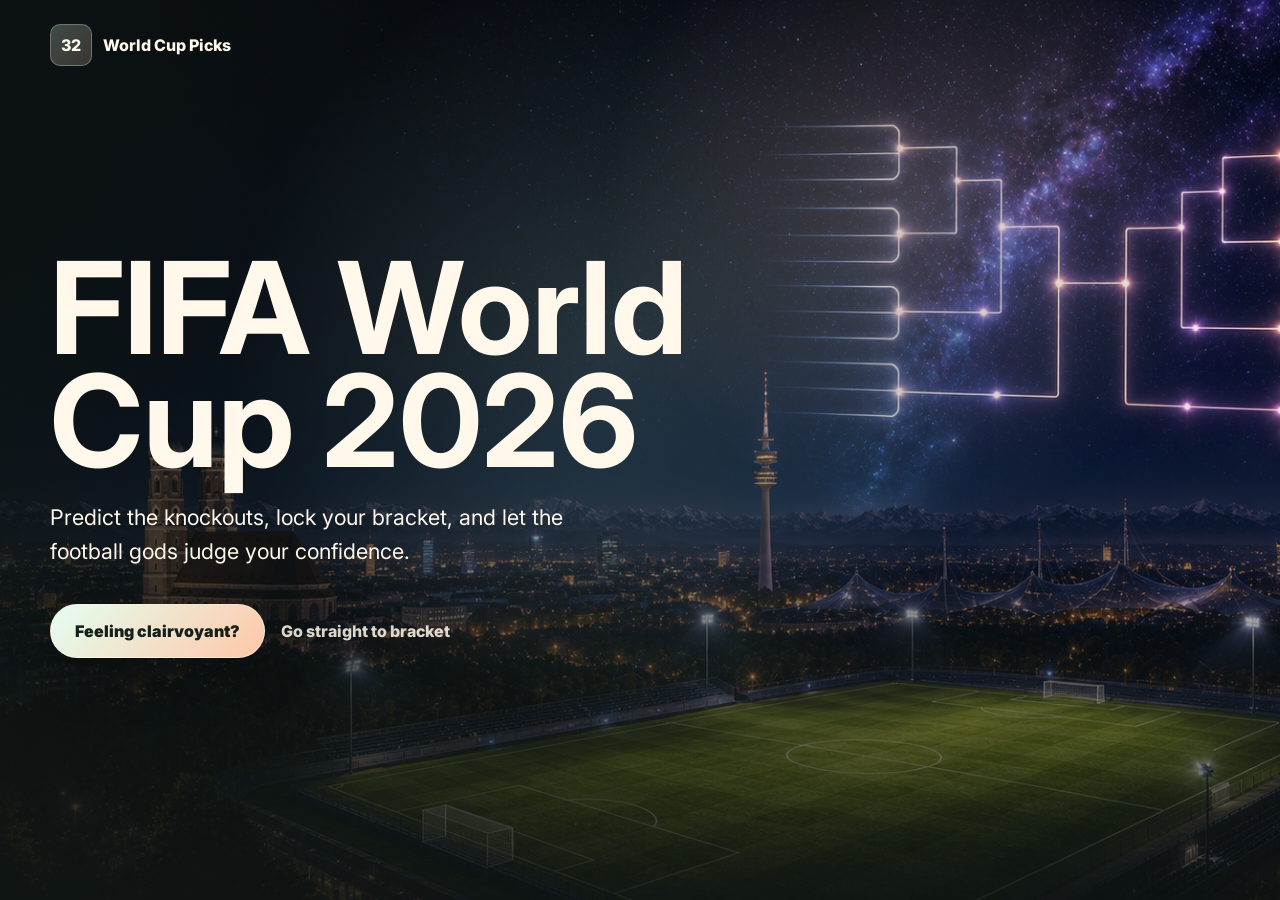
<file: index.html>
<!doctype html>
<html lang="en">
  <head>
    <meta charset="UTF-8" />
    <meta name="viewport" content="width=device-width, initial-scale=1.0" />
    <title>World Cup Picks</title>
    <link rel="preconnect" href="https://fonts.googleapis.com" />
    <link rel="preconnect" href="https://fonts.gstatic.com" crossorigin />
    <link
      href="https://fonts.googleapis.com/css2?family=Inter:wght@400;500;600;700;800&display=swap"
      rel="stylesheet"
    />
    <link rel="stylesheet" href="./styles.css?v=39" />
  </head>
  <body class="launch-page">
    <main class="launch-shell" aria-label="World Cup Picks launch page">
      <div class="launch-bg" aria-hidden="true"></div>
      <nav class="launch-nav">
        <a class="brand" href="./index.html" aria-label="World Cup Picks">
          <span class="brand__mark">32</span>
          <span>World Cup Picks</span>
        </a>
      </nav>

      <section class="launch-content">
        <h1>FIFA World Cup 2026</h1>
        <p>
          Predict the knockouts, lock your bracket, and let the football gods judge your confidence.
        </p>
        <div class="launch-actions">
          <a class="oracle-button" href="./home.html">Feeling clairvoyant?</a>
          <a class="launch-link" href="./bracket.html">Go straight to bracket</a>
        </div>
      </section>
    </main>
  </body>
</html>
</file>
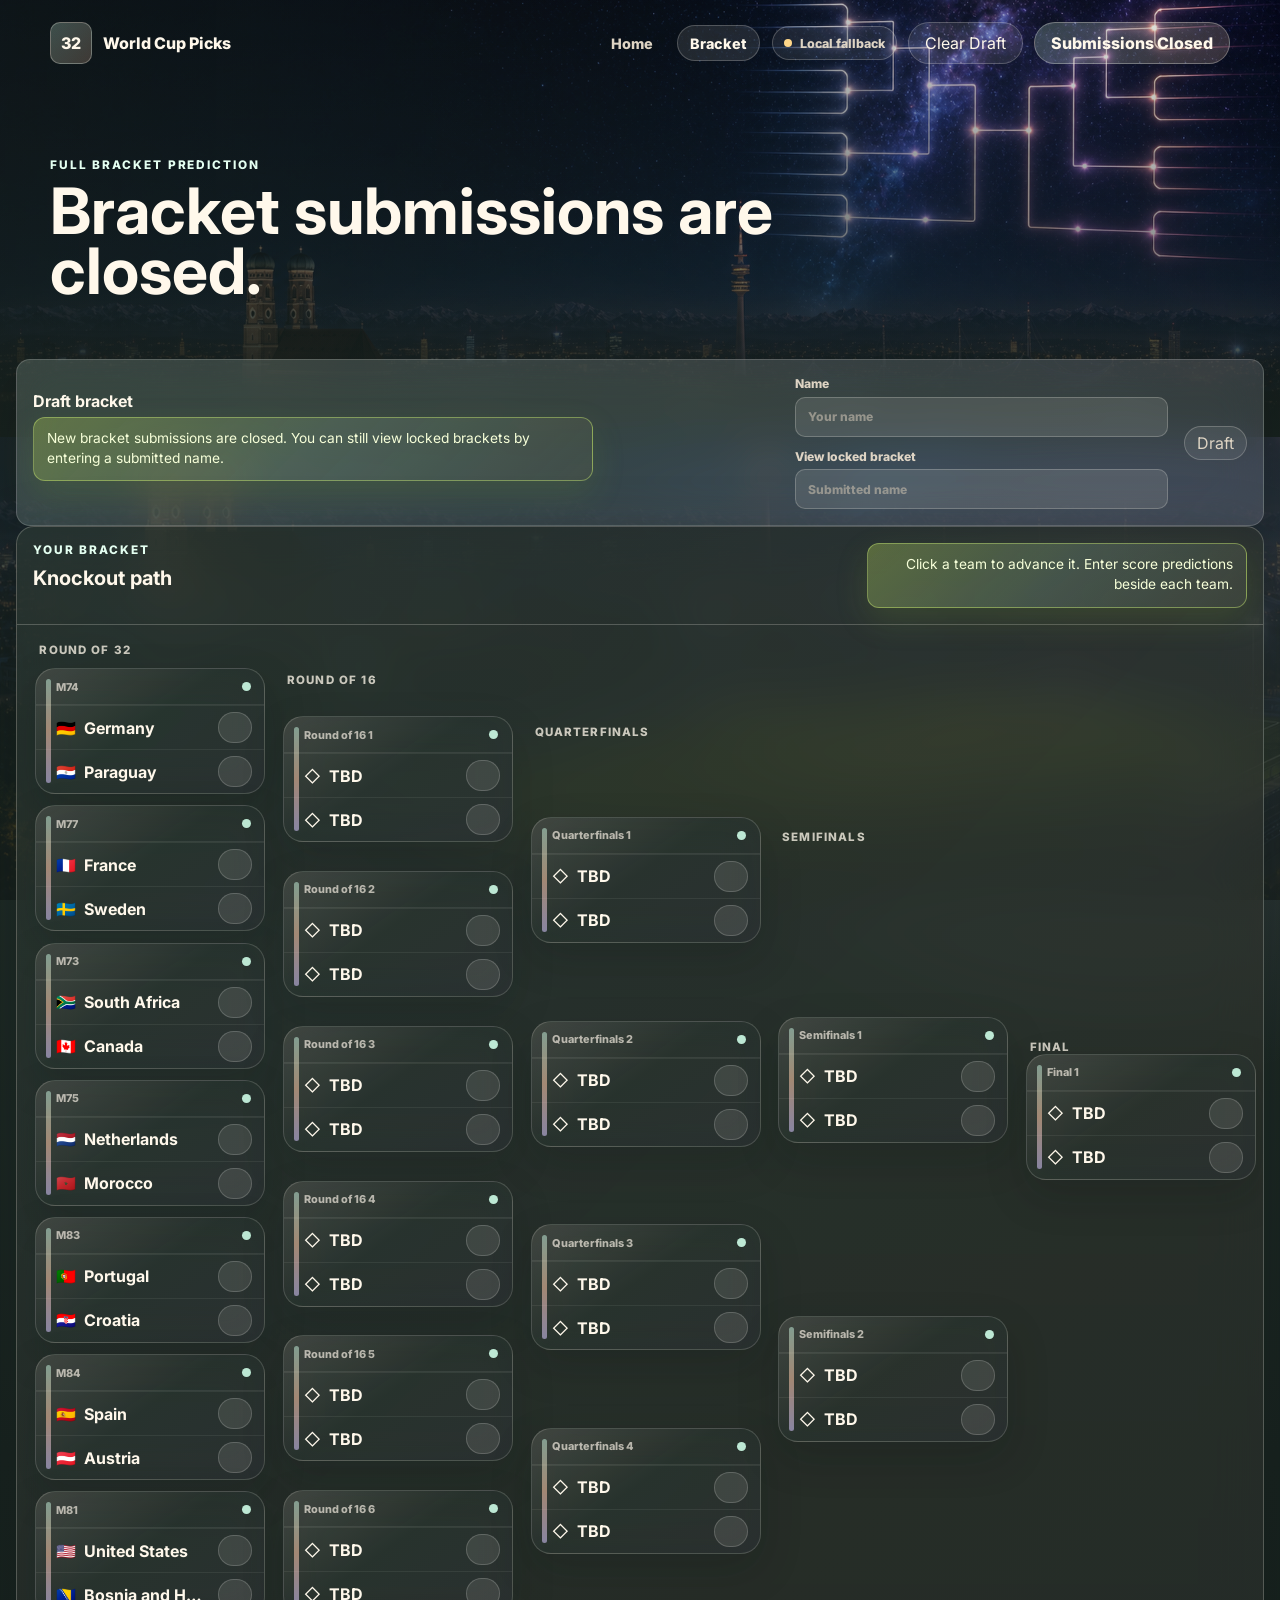
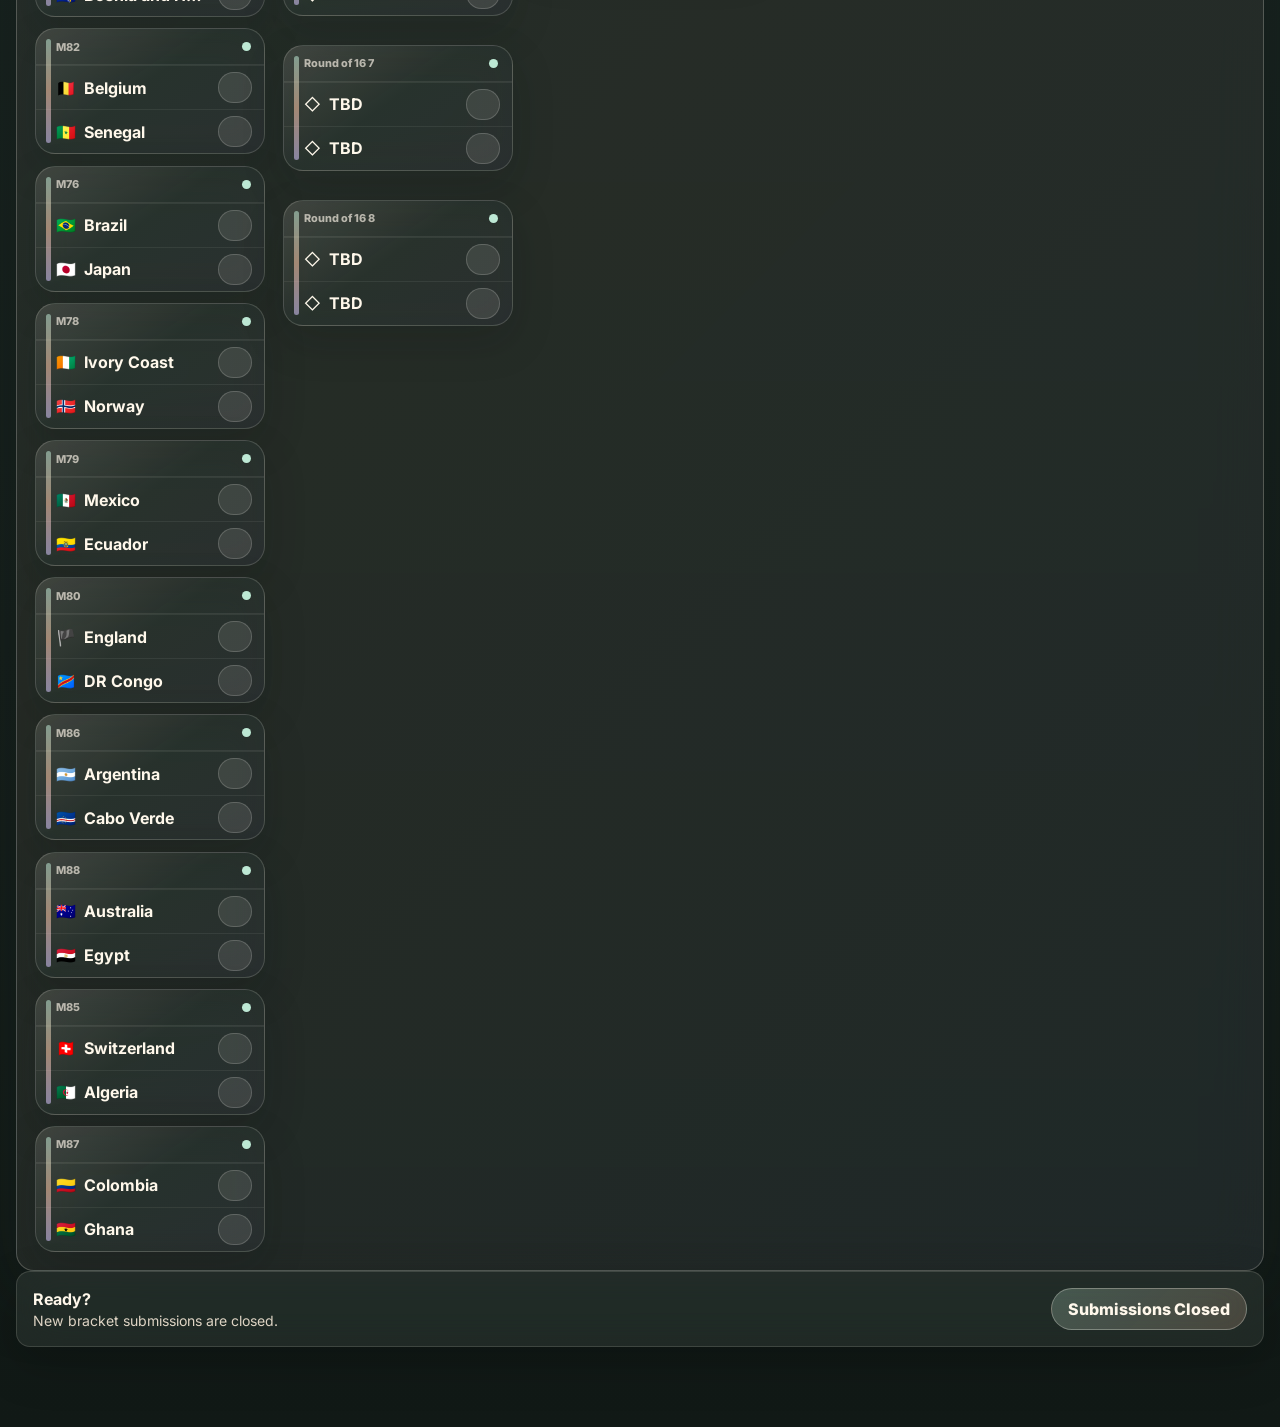
<file: bracket.html>
<!doctype html>
<html lang="en">
  <head>
    <meta charset="UTF-8" />
    <meta name="viewport" content="width=device-width, initial-scale=1.0" />
    <title>Bracket | World Cup Picks</title>
    <link rel="preconnect" href="https://fonts.googleapis.com" />
    <link rel="preconnect" href="https://fonts.gstatic.com" crossorigin />
    <link
      href="https://fonts.googleapis.com/css2?family=Inter:wght@400;500;600;700;800&display=swap"
      rel="stylesheet"
    />
    <link rel="stylesheet" href="./styles.css?v=39" />
  </head>
  <body>
    <header class="page-header">
      <nav class="topbar" aria-label="Primary">
        <a class="brand" href="./index.html" aria-label="World Cup Picks launch page">
          <span class="brand__mark">32</span>
          <span>World Cup Picks</span>
        </a>
        <div class="topbar__actions">
          <a class="nav-link" href="./home.html">Home</a>
          <a class="nav-link is-active" href="./bracket.html">Bracket</a>
          <span class="sync-pill" id="syncStatus">Local mode</span>
          <button class="ghost-button" id="resetButton" type="button">Clear Draft</button>
          <button class="primary-button" id="lockButton" type="button">Submissions Closed</button>
        </div>
      </nav>
      <section class="page-title">
        <p class="eyebrow">Full bracket prediction</p>
        <h1>Bracket submissions are closed.</h1>
      </section>
    </header>

    <main id="app" class="app-shell bracket-shell">
      <section class="bracket-page-panel">
        <div class="lock-box lock-box--wide lock-box--details" id="lockBox">
          <div class="lock-copy">
            <strong id="lockTitle">Draft bracket</strong>
            <p id="lockCopy">
              New bracket submissions are closed. You can still view locked brackets by entering a submitted name.
            </p>
          </div>
          <div class="participant-fields">
            <label>
              Name
              <input id="playerName" class="detail-input" type="text" autocomplete="name" placeholder="Your name" />
            </label>
            <label>
              View locked bracket
              <input id="bracketLookup" class="detail-input" type="text" autocomplete="off" placeholder="Submitted name" />
            </label>
          </div>
          <span class="status-pill" id="completedPill">Draft</span>
        </div>

        <section class="bracket-stage" aria-label="Tournament bracket prediction">
          <div class="section-heading bracket-heading">
            <div>
              <p class="eyebrow">Your bracket</p>
              <h2>Knockout path</h2>
            </div>
            <p class="section-note section-note--highlight">Click a team to advance it. Enter score predictions beside each team.</p>
          </div>
          <div id="bracket" class="bracket bracket--large"></div>
        </section>

        <div class="bottom-lock">
          <div>
            <strong>Ready?</strong>
            <span>New bracket submissions are closed.</span>
          </div>
          <button class="primary-button lock-button" type="button">Submissions Closed</button>
        </div>
      </section>
    </main>

    <script type="module" src="./js/app.js?v=39"></script>
  </body>
</html>
</file>
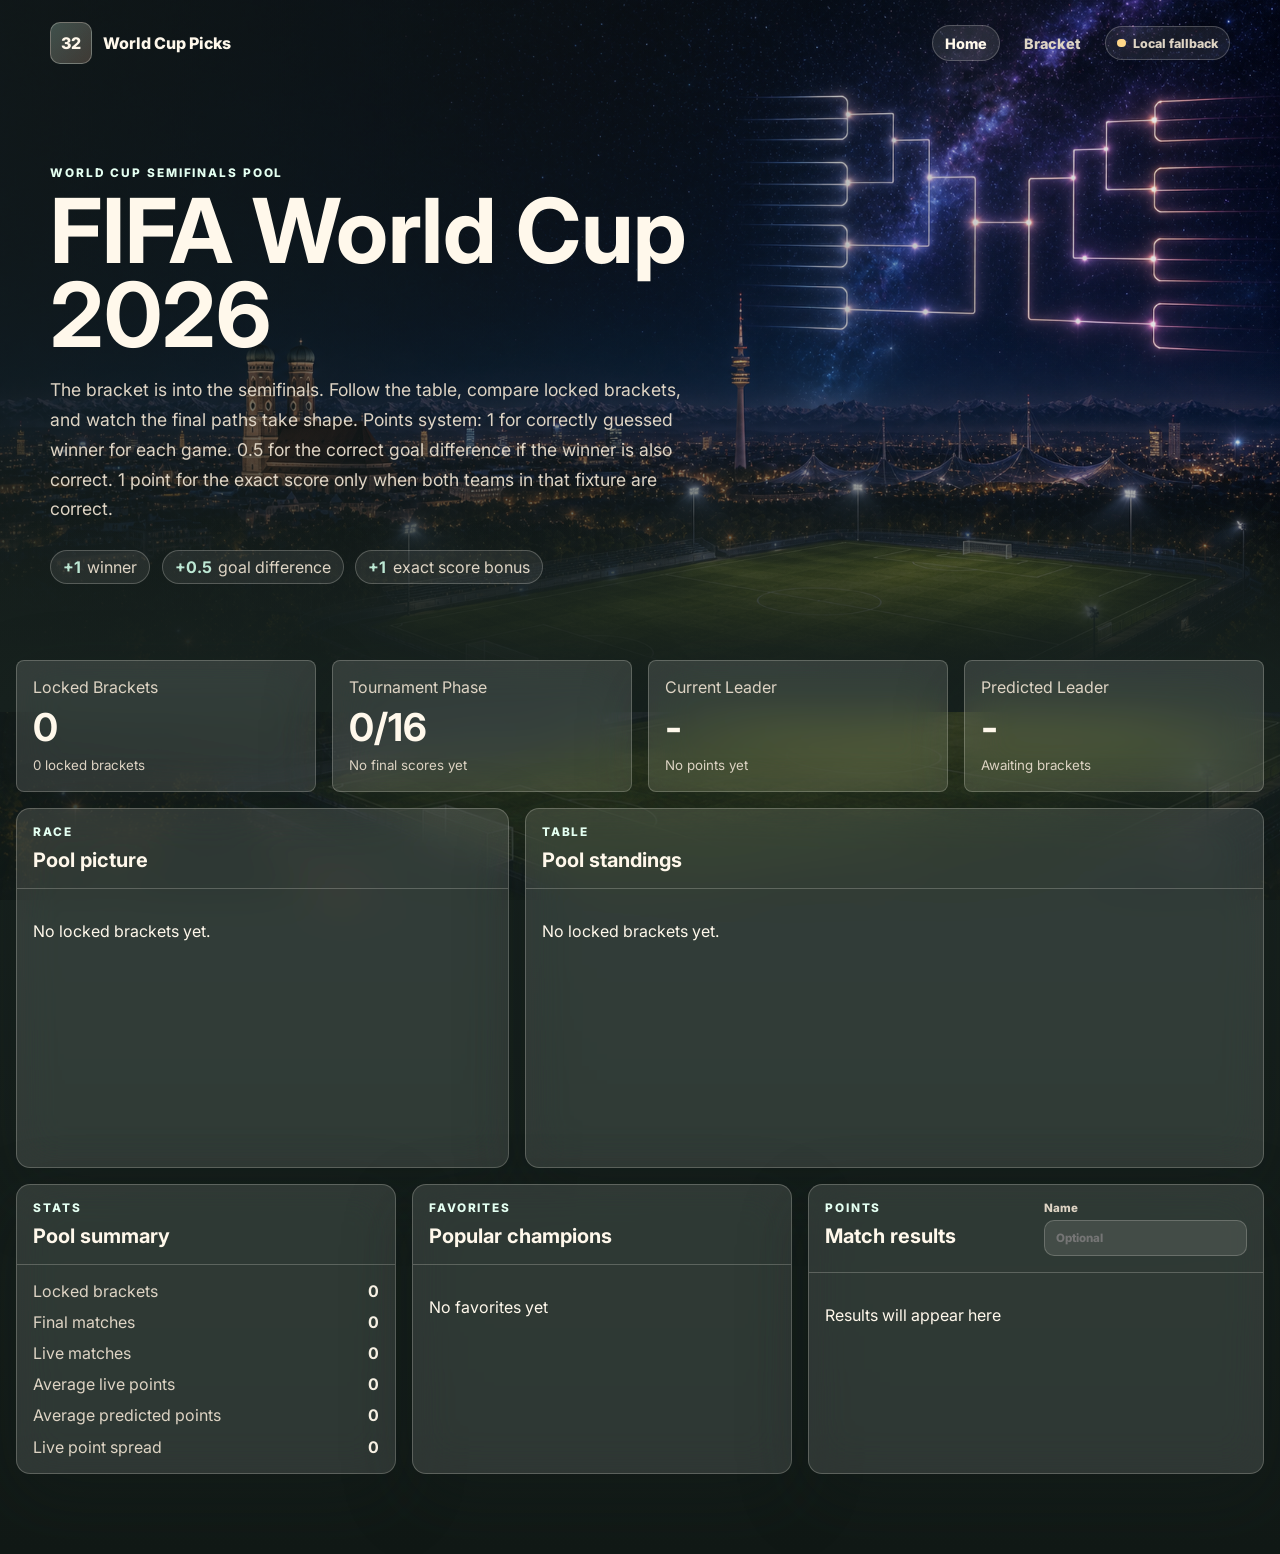
<file: home.html>
<!doctype html>
<html lang="en">
  <head>
    <meta charset="UTF-8" />
    <meta name="viewport" content="width=device-width, initial-scale=1.0" />
    <title>World Cup Picks</title>
    <link rel="preconnect" href="https://fonts.googleapis.com" />
    <link rel="preconnect" href="https://fonts.gstatic.com" crossorigin />
    <link
      href="https://fonts.googleapis.com/css2?family=Inter:wght@400;500;600;700;800&display=swap"
      rel="stylesheet"
    />
    <link rel="stylesheet" href="./styles.css?v=39" />
  </head>
  <body>
    <header class="hero">
      <div class="hero__backdrop" aria-hidden="true"></div>
      <nav class="topbar" aria-label="Primary">
        <a class="brand" href="./index.html" aria-label="World Cup Picks launch page">
          <span class="brand__mark">32</span>
          <span>World Cup Picks</span>
        </a>
        <div class="topbar__actions">
          <a class="nav-link is-active" href="./home.html">Home</a>
          <a class="nav-link" href="./bracket.html">Bracket</a>
          <span class="sync-pill" id="syncStatus">Local mode</span>
        </div>
      </nav>
      <section class="hero__content">
        <p class="eyebrow">World Cup Semifinals pool</p>
        <h1>FIFA World Cup 2026</h1>
        <p class="hero__lede">
          The bracket is into the semifinals. Follow the table, compare locked brackets, and watch the final paths take shape.
          Points system: 1 for correctly guessed winner for each game. 0.5 for the correct goal difference if the winner is also correct. 1 point for the exact score only when both teams in that fixture are correct.
        </p>
        <div class="score-rules" aria-label="Scoring rules">
          <span><strong>+1</strong> winner</span>
          <span><strong>+0.5</strong> goal difference</span>
          <span><strong>+1</strong> exact score bonus</span>
        </div>
      </section>
    </header>

    <main id="app" class="app-shell">
      <section class="dashboard" aria-label="Tournament dashboard">
        <article class="metric">
          <span class="metric__label">Locked Brackets</span>
          <strong id="championMetric">-</strong>
          <small id="championSource">Awaiting entries</small>
        </article>
        <article class="metric">
          <span class="metric__label">Tournament Phase</span>
          <strong id="pointsMetric">Semifinals</strong>
          <small id="pointsDetail">No final scores yet</small>
        </article>
        <article class="metric">
          <span class="metric__label">Current Leader</span>
          <strong id="accuracyMetric">-</strong>
          <small id="accuracyDetail">No points yet</small>
        </article>
        <article class="metric">
          <span class="metric__label">Predicted Leader</span>
          <strong id="exactMetric">-</strong>
          <small id="exactDetail">Awaiting brackets</small>
        </article>
      </section>

      <section class="home-grid" aria-label="Pool overview">
        <article class="panel race-panel">
          <div class="panel__header">
            <div>
              <p class="eyebrow">Race</p>
              <h2>Pool picture</h2>
            </div>
          </div>
          <div id="poolRaceStats" class="race-stats"></div>
        </article>

        <article class="panel standings-panel">
          <div class="panel__header">
            <div>
              <p class="eyebrow">Table</p>
              <h2>Pool standings</h2>
            </div>
          </div>
          <div id="standings" class="standings-list"></div>
        </article>
      </section>

      <section class="analytics-grid" aria-label="Pool statistics">
        <article class="panel">
          <div class="panel__header">
            <div>
              <p class="eyebrow">Stats</p>
              <h2>Pool summary</h2>
            </div>
          </div>
          <div id="qualityStats" class="quality-stats"></div>
        </article>

        <article class="panel">
          <div class="panel__header">
            <div>
              <p class="eyebrow">Favorites</p>
              <h2>Popular champions</h2>
            </div>
          </div>
          <div id="championSignals" class="bar-list"></div>
        </article>

        <article class="panel">
          <div class="panel__header">
            <div>
              <p class="eyebrow">Points</p>
              <h2>Match results</h2>
            </div>
            <label class="lookup-field">
              Name
              <input id="playerLookup" type="text" placeholder="Optional" autocomplete="off" />
            </label>
          </div>
          <div id="scoreBreakdown" class="score-breakdown"></div>
        </article>
      </section>
    </main>

    <script type="module" src="./js/app.js?v=39"></script>
  </body>
</html>
</file>
<file: styles.css>
:root {
  --bg: #17211e;
  --surface: rgba(255, 250, 241, 0.13);
  --surface-strong: rgba(255, 250, 241, 0.2);
  --line: rgba(255, 250, 241, 0.22);
  --text: #fff8eb;
  --muted: #ded4c4;
  --accent: #bde8d4;
  --accent-strong: #e4fff1;
  --accent-soft: rgba(189, 232, 212, 0.18);
  --peach: #ffc7a8;
  --lavender: #d7c7ff;
  --amber: #ffd789;
  --blue: #a8d8ff;
  --shadow: 0 24px 70px rgba(23, 33, 30, 0.28);
}

* {
  box-sizing: border-box;
}

html {
  scroll-behavior: smooth;
}

body {
  margin: 0;
  background:
    radial-gradient(circle at 14% 4%, rgba(255, 199, 168, 0.2), transparent 30rem),
    radial-gradient(circle at 88% 18%, rgba(215, 199, 255, 0.18), transparent 34rem),
    linear-gradient(180deg, #24322d 0%, var(--bg) 48%, #111916 100%);
  color: var(--text);
  font-family: Inter, system-ui, -apple-system, BlinkMacSystemFont, "Segoe UI", sans-serif;
}

body::before {
  content: "";
  position: fixed;
  inset: 0;
  z-index: -1;
  pointer-events: none;
  background:
    linear-gradient(180deg, rgba(23, 33, 30, 0.5), rgba(23, 33, 30, 0.66)),
    url("./assets/stadium-bracket.png") center / cover no-repeat;
  opacity: 0.56;
}

.launch-page::before {
  display: none;
}

.launch-shell {
  position: relative;
  min-height: 100svh;
  overflow: hidden;
  isolation: isolate;
  display: grid;
  grid-template-rows: auto 1fr;
}

.launch-bg {
  position: absolute;
  inset: 0;
  z-index: -2;
  background:
    linear-gradient(90deg, rgba(16, 22, 20, 0.76) 0%, rgba(16, 22, 20, 0.36) 42%, rgba(16, 22, 20, 0.02) 100%),
    linear-gradient(0deg, rgba(16, 22, 20, 0.76) 0%, rgba(16, 22, 20, 0.04) 55%),
    url("./assets/stadium-bracket.png") center / cover no-repeat;
  animation: launchDrift 18s ease-in-out infinite alternate;
}

.launch-bg::after {
  content: "";
  position: absolute;
  inset: 0;
  background:
    radial-gradient(circle at 72% 22%, rgba(255, 199, 168, 0.22), transparent 20rem),
    radial-gradient(circle at 48% 38%, rgba(189, 232, 212, 0.18), transparent 24rem);
}

.launch-nav {
  width: min(1180px, calc(100% - 32px));
  margin: 0 auto;
  padding: 24px 0;
}

.launch-content {
  width: min(1180px, calc(100% - 32px));
  margin: 0 auto;
  align-self: center;
  padding: 4rem 0 9rem;
}

.launch-content h1 {
  max-width: 760px;
  font-size: clamp(3.5rem, 10vw, 8.5rem);
  line-height: 0.88;
  text-wrap: balance;
}

.launch-content p:not(.eyebrow) {
  max-width: 560px;
  margin: 1.4rem 0 0;
  color: var(--text);
  font-size: clamp(1.05rem, 2vw, 1.35rem);
  line-height: 1.6;
}

.launch-actions {
  display: flex;
  align-items: center;
  gap: 1rem;
  flex-wrap: wrap;
  margin-top: 2.2rem;
}

.oracle-button {
  display: inline-flex;
  align-items: center;
  justify-content: center;
  min-height: 54px;
  padding: 0 24px;
  border: 1px solid rgba(255, 250, 241, 0.42);
  border-radius: 999px;
  color: #14201b;
  background: linear-gradient(135deg, #e4fff1, #ffc7a8);
  box-shadow: 0 18px 50px rgba(0, 0, 0, 0.24);
  font-weight: 900;
  text-decoration: none;
  transition:
    transform 180ms ease,
    box-shadow 180ms ease;
}

.oracle-button:hover {
  transform: translateY(-2px);
  box-shadow: 0 24px 62px rgba(0, 0, 0, 0.3);
}

.launch-link {
  color: var(--text);
  text-decoration: none;
  font-weight: 800;
  opacity: 0.86;
}

@keyframes launchDrift {
  from {
    transform: scale(1);
  }

  to {
    transform: scale(1.035) translate3d(-0.7%, -0.5%, 0);
  }
}

button,
input,
select {
  font: inherit;
}

input[type="number"] {
  appearance: textfield;
  -moz-appearance: textfield;
}

input[type="number"]::-webkit-outer-spin-button,
input[type="number"]::-webkit-inner-spin-button {
  margin: 0;
  -webkit-appearance: none;
}

button {
  cursor: pointer;
}

.hero {
  position: relative;
  min-height: 74svh;
  display: grid;
  grid-template-rows: auto 1fr;
  overflow: hidden;
  isolation: isolate;
}

.page-header {
  position: relative;
  overflow: hidden;
  isolation: isolate;
  padding-bottom: 2rem;
}

.page-header::before {
  content: "";
  position: absolute;
  inset: 0;
  z-index: -2;
  background:
    linear-gradient(90deg, rgba(23, 33, 30, 0.58) 0%, rgba(23, 33, 30, 0.36) 46%, rgba(23, 33, 30, 0.02) 100%),
    linear-gradient(180deg, rgba(23, 33, 30, 0.02) 0%, rgba(23, 33, 30, 0.74) 100%),
    url("./assets/stadium-bracket.png") center 34% / cover no-repeat;
}

.page-header::after {
  content: "";
  position: absolute;
  inset: auto 0 0;
  z-index: -1;
  height: 9rem;
  background: linear-gradient(0deg, var(--bg), transparent);
}

.hero__backdrop {
  position: absolute;
  inset: 0;
  z-index: -2;
  background:
    linear-gradient(90deg, rgba(23, 33, 30, 0.68) 0%, rgba(23, 33, 30, 0.44) 43%, rgba(23, 33, 30, 0.02) 100%),
    linear-gradient(0deg, rgba(23, 33, 30, 0.92) 0%, rgba(23, 33, 30, 0.02) 44%),
    url("./assets/stadium-bracket.png") center / cover no-repeat;
}

.hero::after {
  content: "";
  position: absolute;
  inset: auto 0 0;
  z-index: -1;
  height: 22svh;
  background: linear-gradient(0deg, var(--bg), transparent);
}

.topbar {
  display: flex;
  align-items: center;
  justify-content: space-between;
  gap: 1rem;
  width: min(1180px, calc(100% - 32px));
  margin: 0 auto;
  padding: 22px 0;
}

.brand {
  display: inline-flex;
  align-items: center;
  gap: 0.7rem;
  color: var(--text);
  text-decoration: none;
  font-weight: 800;
  letter-spacing: 0;
}

.brand__mark {
  display: grid;
  place-items: center;
  width: 42px;
  aspect-ratio: 1;
  border-radius: 10px;
  color: var(--text);
  background: linear-gradient(135deg, rgba(189, 232, 212, 0.28), rgba(255, 199, 168, 0.2));
  border: 1px solid rgba(255, 250, 241, 0.28);
}

.topbar__actions,
.score-rules,
.legend {
  display: flex;
  align-items: center;
  gap: 0.7rem;
  flex-wrap: wrap;
}

.nav-link {
  display: inline-flex;
  align-items: center;
  min-height: 36px;
  padding: 0 12px;
  border: 1px solid transparent;
  border-radius: 999px;
  color: var(--muted);
  text-decoration: none;
  font-size: 0.9rem;
  font-weight: 800;
}

.nav-link.is-active {
  color: var(--text);
  border-color: var(--line);
  background: rgba(255, 250, 241, 0.1);
}

.sync-pill {
  display: inline-flex;
  align-items: center;
  min-height: 34px;
  padding: 0 11px;
  border: 1px solid var(--line);
  border-radius: 999px;
  background: rgba(255, 255, 255, 0.08);
  color: var(--muted);
  font-size: 0.78rem;
  font-weight: 800;
}

.sync-pill::before {
  content: "";
  width: 0.55rem;
  aspect-ratio: 1;
  margin-right: 0.45rem;
  border-radius: 50%;
  background: var(--muted);
}

.sync-pill[data-mode="connected"]::before {
  background: var(--accent);
}

.sync-pill[data-mode="syncing"]::before {
  background: var(--blue);
}

.sync-pill[data-mode="warning"]::before {
  background: var(--amber);
}

.primary-button,
.ghost-button {
  border: 1px solid var(--line);
  border-radius: 999px;
  min-height: 42px;
  padding: 0 16px;
  color: var(--text);
}

.primary-button {
  background: linear-gradient(135deg, rgba(189, 232, 212, 0.24), rgba(255, 199, 168, 0.18));
  color: var(--text);
  border-color: rgba(255, 250, 241, 0.3);
  font-weight: 800;
}

.ghost-button {
  background: rgba(255, 250, 241, 0.085);
}

.hero__content {
  width: min(1180px, calc(100% - 32px));
  margin: 0 auto;
  align-self: center;
  padding: 5rem 0 8rem;
}

.page-title {
  width: min(1180px, calc(100% - 32px));
  margin: 2.5rem auto 0;
  padding: 2rem 0 6.5rem;
}

.page-title h1 {
  max-width: 760px;
  font-size: clamp(2.2rem, 5vw, 4.8rem);
}

.eyebrow {
  margin: 0 0 0.55rem;
  color: var(--accent-strong);
  font-size: 0.74rem;
  font-weight: 800;
  letter-spacing: 0.16em;
  text-transform: uppercase;
}

h1,
h2 {
  margin: 0;
  letter-spacing: 0;
}

h1 {
  max-width: 820px;
  font-size: clamp(2.5rem, 7vw, 5.8rem);
  line-height: 0.94;
}

h2 {
  font-size: 1.25rem;
}

.hero__lede {
  max-width: 640px;
  color: var(--muted);
  font-size: 1.1rem;
  line-height: 1.7;
}

.score-rules {
  margin-top: 1.6rem;
}

.score-rules span,
.status-pill,
.legend span {
  display: inline-flex;
  align-items: center;
  gap: 0.4rem;
  min-height: 34px;
  padding: 0 12px;
  border: 1px solid var(--line);
  border-radius: 999px;
  background: rgba(255, 255, 255, 0.08);
  color: var(--muted);
}

.score-rules strong {
  color: var(--accent);
}

.app-shell {
  width: min(1380px, calc(100% - 32px));
  margin: -52px auto 80px;
  position: relative;
  z-index: 2;
}

.bracket-shell {
  width: min(1560px, calc(100% - 32px));
  margin-top: -78px;
}

.dashboard,
.analytics-grid {
  display: grid;
  gap: 1rem;
}

.dashboard {
  grid-template-columns: repeat(4, minmax(0, 1fr));
}

.home-grid {
  display: grid;
  grid-template-columns: minmax(320px, 0.9fr) minmax(0, 1.35fr);
  gap: 1rem;
  margin-top: 1rem;
}

.race-panel,
.standings-panel {
  min-height: 360px;
}

.race-stats {
  display: grid;
  gap: 0.75rem;
  padding: 1rem;
}

.race-card {
  border: 1px solid rgba(255, 250, 241, 0.14);
  border-radius: 14px;
  background:
    linear-gradient(135deg, rgba(198, 232, 112, 0.15), rgba(189, 232, 212, 0.08), rgba(215, 199, 255, 0.08)),
    rgba(23, 33, 30, 0.38);
  padding: 0.9rem;
}

.race-card span,
.chaser-row span {
  color: var(--muted);
  font-size: 0.78rem;
}

.race-card strong {
  display: block;
  margin-top: 0.25rem;
  color: var(--text);
  font-size: 1.35rem;
}

.race-card small {
  display: block;
  margin-top: 0.3rem;
  color: var(--muted);
}

.race-card--leader {
  border-color: rgba(198, 232, 112, 0.36);
}

.race-mini-grid {
  display: grid;
  grid-template-columns: 1fr 1fr;
  gap: 0.75rem;
}

.chaser-list {
  display: grid;
  gap: 0.5rem;
}

.chaser-row {
  display: grid;
  grid-template-columns: 30px minmax(0, 1fr) auto;
  align-items: center;
  gap: 0.65rem;
  min-height: 42px;
  padding: 0 0.7rem;
  border: 1px solid rgba(255, 250, 241, 0.12);
  border-radius: 12px;
  background: rgba(255, 250, 241, 0.055);
}

.chaser-row strong {
  color: var(--text);
  overflow: hidden;
  text-overflow: ellipsis;
  white-space: nowrap;
}

.points-list {
  display: grid;
  gap: 0.65rem;
  max-height: 360px;
  overflow: auto;
  padding: 1rem;
}

.points-row-chart {
  display: grid;
  grid-template-columns: 30px minmax(96px, 1fr) minmax(150px, 1.8fr) 54px;
  align-items: center;
  gap: 0.75rem;
  min-height: 48px;
  padding: 0 0.8rem;
  border: 1px solid rgba(255, 250, 241, 0.14);
  border-radius: 14px;
  background:
    linear-gradient(90deg, rgba(255, 248, 235, 0.075), rgba(255, 248, 235, 0.025)),
    rgba(23, 33, 30, 0.36);
  color: var(--muted);
}

.points-row-chart strong,
.points-row-chart b {
  color: var(--text);
}

.points-row-chart b {
  font-size: 0.95rem;
  text-align: right;
}

.points-track {
  height: 9px;
  border-radius: 999px;
  background: rgba(255, 250, 241, 0.11);
  overflow: hidden;
}

.points-track span {
  display: block;
  height: 100%;
  border-radius: inherit;
  background: linear-gradient(90deg, var(--accent), var(--peach), var(--lavender));
  box-shadow: 0 0 18px rgba(255, 199, 168, 0.22);
}

.standings-list {
  display: grid;
  gap: 0.65rem;
  padding: 1rem;
  max-height: 360px;
  overflow: auto;
}

.standing-row {
  display: grid;
  grid-template-columns: 30px minmax(0, 1fr) auto auto;
  align-items: center;
  gap: 0.75rem;
  min-height: 46px;
  padding: 0 0.75rem;
  border: 1px solid rgba(226, 232, 240, 0.1);
  border-radius: 8px;
  background: rgba(255, 255, 255, 0.035);
  color: var(--muted);
}

.standing-row strong,
.standing-player-link {
  color: var(--text);
}

.standing-player-link {
  min-width: 0;
  overflow: hidden;
  text-overflow: ellipsis;
  text-decoration: none;
  font-weight: 750;
}

.standing-player-link:hover,
.standing-player-link:focus-visible {
  color: var(--accent-strong);
  text-decoration: underline;
  text-underline-offset: 3px;
}

.standing-rank {
  display: grid;
  place-items: center;
  width: 26px;
  aspect-ratio: 1;
  border-radius: 999px;
  background: rgba(142, 182, 217, 0.14);
  color: var(--text);
  font-size: 0.8rem;
  font-weight: 800;
}

.metric,
.panel,
.match-card {
  background: var(--surface);
  border: 1px solid var(--line);
  box-shadow: var(--shadow);
  backdrop-filter: blur(22px) saturate(130%);
}

.metric {
  min-height: 132px;
  border-radius: 8px;
  padding: 1rem;
}

.metric__label,
.metric small,
.match-code,
.fixture-note,
.points-row,
.winner-row {
  color: var(--muted);
}

.fixture-note {
  display: block;
  margin-top: 0.15rem;
  font-size: 0.72rem;
}

.metric strong {
  display: block;
  margin: 0.45rem 0 0.25rem;
  font-size: clamp(1.8rem, 3vw, 2.6rem);
}

.workspace {
  display: grid;
  grid-template-columns: minmax(360px, 430px) minmax(0, 1fr);
  gap: 1rem;
  margin-top: 1rem;
}

.lock-box {
  margin: 0.85rem 0.85rem 0;
  padding: 0.9rem;
  border: 1px solid rgba(255, 250, 241, 0.18);
  border-radius: 14px;
  background:
    linear-gradient(135deg, rgba(189, 232, 212, 0.11), rgba(215, 199, 255, 0.08)),
    rgba(255, 250, 241, 0.08);
  box-shadow: 0 18px 48px rgba(0, 0, 0, 0.18);
  backdrop-filter: blur(22px) saturate(130%);
}

.lock-box--wide {
  display: flex;
  align-items: center;
  justify-content: space-between;
  gap: 1rem;
  margin: 0;
  padding: 1rem;
}

.lock-box--details {
  display: grid;
  grid-template-columns: minmax(280px, 1fr) minmax(240px, 0.5fr) auto;
}

.lock-copy p {
  max-width: 560px;
}

.lock-box--details .lock-copy p,
.section-note--highlight {
  border: 1px solid rgba(198, 232, 112, 0.46);
  border-radius: 12px;
  background:
    linear-gradient(135deg, rgba(198, 232, 112, 0.32), rgba(189, 232, 212, 0.2), rgba(255, 250, 241, 0.09)),
    rgba(32, 46, 25, 0.34);
  color: #f7ffd9;
  padding: 0.7rem 0.8rem;
  box-shadow: 0 12px 32px rgba(112, 145, 39, 0.2);
}

.participant-fields {
  display: grid;
  grid-template-columns: 1fr;
  gap: 0.75rem;
}

.participant-fields label {
  display: grid;
  gap: 0.35rem;
  color: var(--muted);
  font-size: 0.76rem;
  font-weight: 800;
}

.detail-input {
  min-height: 40px;
  border: 1px solid rgba(255, 250, 241, 0.22);
  border-radius: 10px;
  background: rgba(255, 250, 241, 0.11);
  color: var(--text);
  padding: 0 0.75rem;
}

.detail-input::placeholder {
  color: rgba(187, 180, 166, 0.68);
}

.detail-input:focus {
  outline: none;
  border-color: rgba(189, 232, 212, 0.58);
  background: rgba(255, 250, 241, 0.16);
}

.bottom-lock {
  display: flex;
  align-items: center;
  justify-content: space-between;
  gap: 1rem;
  padding: 1rem;
  border: 1px solid rgba(248, 244, 235, 0.14);
  border-radius: 14px;
  background: rgba(248, 244, 235, 0.075);
  box-shadow: 0 18px 48px rgba(0, 0, 0, 0.18);
  backdrop-filter: blur(22px) saturate(130%);
}

.bottom-lock div {
  display: grid;
  gap: 0.2rem;
}

.bottom-lock span {
  color: var(--muted);
  font-size: 0.88rem;
}

.bottom-lock button {
  min-width: 180px;
}

.lock-box--wide p {
  margin-bottom: 0;
}

.lock-box strong {
  display: block;
  margin-bottom: 0.35rem;
}

.lock-box p {
  margin: 0 0 0.8rem;
  color: var(--muted);
  font-size: 0.86rem;
  line-height: 1.45;
}

.lock-box button {
  width: 100%;
}

.lock-box button:disabled {
  cursor: default;
  opacity: 0.72;
}

.panel {
  border-radius: 14px;
  overflow: hidden;
}

.panel__header,
.section-heading {
  display: flex;
  justify-content: space-between;
  gap: 1rem;
  align-items: flex-start;
  padding: 1rem;
  border-bottom: 1px solid var(--line);
}

.section-note {
  max-width: 320px;
  margin: 0;
  color: var(--muted);
  font-size: 0.86rem;
  line-height: 1.45;
  text-align: right;
}

.section-note.section-note--highlight {
  color: #f7ffd9;
  max-width: 380px;
}

.controls-panel {
  align-self: start;
  max-height: calc(100svh - 24px);
  position: sticky;
  top: 12px;
  display: grid;
  grid-template-rows: auto 1fr;
}

.match-list {
  overflow: auto;
  padding: 0.85rem;
  display: grid;
  gap: 0.85rem;
}

.match-card {
  border-radius: 8px;
  padding: 1rem;
}

.match-card__top,
.team-row,
.winner-row,
.points-row {
  display: flex;
  align-items: center;
  justify-content: space-between;
  gap: 0.75rem;
}

.match-card__top {
  margin-bottom: 0.75rem;
}

.status-select,
.prediction-pick,
.actual-pick,
.team-name,
.score-inputs input {
  min-height: 36px;
  border: 1px solid var(--line);
  border-radius: 8px;
  background: rgba(255, 255, 255, 0.055);
  color: var(--text);
}

.status-select,
.prediction-pick,
.actual-pick {
  width: 100%;
  padding: 0 0.5rem;
}

.teams {
  display: grid;
  gap: 0.35rem;
  padding: 0.55rem 0;
  border-top: 1px solid rgba(226, 232, 240, 0.08);
  border-bottom: 1px solid rgba(226, 232, 240, 0.08);
}

.team-row {
  display: grid;
  grid-template-columns: 28px minmax(0, 1fr) auto;
  gap: 0.55rem;
}

.team-flag {
  display: grid;
  place-items: center;
  font-size: 1.15rem;
}

.team-name {
  width: 100%;
  padding: 0 0.55rem;
  border-color: transparent;
  background: transparent;
  font-weight: 750;
}

.team-score {
  min-width: 2ch;
  text-align: right;
  font-weight: 800;
}

.match-fields {
  display: grid;
  gap: 0.75rem;
  margin-top: 0.9rem;
}

.field-group {
  display: grid;
  grid-template-columns: 1fr 112px;
  gap: 0.65rem;
  margin: 0;
  padding: 0.75rem;
  border: 1px solid rgba(226, 232, 240, 0.09);
  border-radius: 8px;
  background: rgba(255, 255, 255, 0.025);
}

.field-group:last-child {
  grid-template-columns: 1fr 112px 1fr;
}

.field-group legend {
  padding: 0 0.3rem;
  color: var(--text);
  font-size: 0.78rem;
  font-weight: 800;
}

.field-group label {
  display: grid;
  gap: 0.35rem;
  color: var(--muted);
  font-size: 0.76rem;
  font-weight: 700;
}

.score-inputs {
  display: inline-flex;
  align-items: center;
  gap: 0.3rem;
}

.score-inputs input {
  width: 52px;
  text-align: center;
}

.winner-row,
.points-row {
  margin-top: 0.75rem;
  font-size: 0.82rem;
}

.bracket-stage {
  min-width: 0;
  border: 1px solid var(--line);
  border-radius: 18px;
  background:
    linear-gradient(135deg, rgba(189, 232, 212, 0.09), rgba(255, 199, 168, 0.07), rgba(215, 199, 255, 0.06)),
    rgba(23, 33, 30, 0.62);
  box-shadow: var(--shadow);
  backdrop-filter: blur(24px) saturate(130%);
  overflow: hidden;
}

.legend {
  font-size: 0.78rem;
}

.legend__dot {
  width: 0.55rem;
  aspect-ratio: 1;
  border-radius: 50%;
}

.legend__dot--live {
  background: var(--blue);
}

.legend__dot--final {
  background: var(--amber);
}

.legend__dot--predicted {
  background: var(--accent);
}

.bracket {
  display: grid;
  grid-template-columns: repeat(5, minmax(230px, 1fr));
  gap: 1.1rem;
  overflow: auto;
  padding: 1.15rem;
}

.bracket--large {
  min-height: 720px;
}

.bracket--large .round-column:nth-child(1) {
  gap: 0.7rem;
}

.bracket--large .round-column:nth-child(2) {
  padding-top: 1.9rem;
  gap: 1.8rem;
}

.bracket--large .round-column:nth-child(3) {
  padding-top: 5.15rem;
  gap: 4.85rem;
}

.bracket--large .round-column:nth-child(4) {
  padding-top: 11.7rem;
  gap: 10.8rem;
}

.bracket--large .round-column:nth-child(5) {
  padding-top: 24.8rem;
  gap: 0;
}

.round-column {
  display: grid;
  align-content: start;
  gap: 0.85rem;
  min-width: 230px;
}

.round-title {
  color: rgba(255, 248, 235, 0.76);
  font-size: 0.72rem;
  font-weight: 800;
  letter-spacing: 0.1em;
  text-transform: uppercase;
  padding-left: 0.25rem;
}

.bracket-node {
  position: relative;
  border: 1px solid rgba(255, 250, 241, 0.16);
  border-radius: 20px;
  background:
    linear-gradient(145deg, rgba(255, 248, 235, 0.16), rgba(189, 232, 212, 0.07) 46%, rgba(215, 199, 255, 0.07)),
    rgba(22, 31, 28, 0.64);
  overflow: hidden;
  box-shadow: 0 16px 42px rgba(9, 16, 14, 0.18);
  backdrop-filter: blur(18px) saturate(128%);
  transition:
    transform 180ms ease,
    border-color 180ms ease,
    background 180ms ease,
    box-shadow 180ms ease;
}

.bracket-node:hover {
  transform: translateY(-2px);
  border-color: rgba(255, 248, 235, 0.32);
  box-shadow: 0 20px 54px rgba(9, 16, 14, 0.24);
}

.bracket-node::after {
  content: "";
  position: absolute;
  inset: 10px auto auto 10px;
  width: 5px;
  height: calc(100% - 20px);
  border-radius: 999px;
  background: linear-gradient(180deg, var(--accent), var(--peach), var(--lavender));
  opacity: 0.55;
}

.bracket-node__head {
  display: flex;
  align-items: center;
  justify-content: space-between;
  gap: 0.5rem;
  min-height: 36px;
  padding: 0 0.85rem 0 1.25rem;
  border-bottom: 1px solid rgba(255, 250, 241, 0.08);
  color: rgba(255, 248, 235, 0.66);
  font-size: 0.68rem;
  font-weight: 800;
}

.bracket-node__row {
  display: grid;
  grid-template-columns: minmax(0, 1fr) 46px;
  align-items: center;
  min-height: 43px;
  border-top: 1px solid rgba(255, 250, 241, 0.065);
}

.bracket-node__row:first-of-type {
  border-top: 0;
}

.bracket-node__team {
  appearance: none;
  width: 100%;
  border: 0;
  border-radius: 0;
  background: transparent;
  color: var(--text);
  cursor: pointer;
  display: flex;
  align-items: center;
  justify-content: space-between;
  min-height: 43px;
  padding: 0 0.75rem 0 1.25rem;
  gap: 0.5rem;
  text-align: left;
}

.bracket-node__team:not(:disabled):hover,
.bracket-node__row:has(.bracket-node__team:not(:disabled):hover) {
  background: rgba(255, 248, 235, 0.07);
}

.bracket-node__team:disabled {
  cursor: default;
}

.bracket-node__team strong {
  overflow: hidden;
  text-overflow: ellipsis;
  white-space: nowrap;
}

.team-label {
  display: inline-flex;
  align-items: center;
  gap: 0.5rem;
  min-width: 0;
}

.bracket-node__row.is-winner {
  color: var(--text);
  background:
    linear-gradient(90deg, rgba(205, 244, 108, 0.42), rgba(189, 232, 212, 0.24), rgba(255, 250, 241, 0.1)),
    rgba(48, 70, 30, 0.34);
  box-shadow:
    inset 5px 0 0 #d9ff7a,
    inset 0 0 0 1px rgba(217, 255, 122, 0.2),
    0 0 24px rgba(205, 244, 108, 0.18);
}

.bracket-node__row.is-winner .bracket-node__team strong {
  color: #f9ffe2;
}

.bracket-score-input {
  width: 34px;
  min-height: 31px;
  margin-right: 0.5rem;
  border: 1px solid rgba(255, 250, 241, 0.18);
  border-radius: 999px;
  background: rgba(255, 250, 241, 0.1);
  color: var(--text);
  text-align: center;
  transition:
    border-color 160ms ease,
    background 160ms ease,
    transform 160ms ease;
}

.bracket-score-input:focus {
  outline: none;
  border-color: rgba(189, 232, 212, 0.62);
  background: rgba(255, 250, 241, 0.18);
  transform: translateY(-1px);
}

.bracket-score-input:disabled {
  opacity: 0.7;
}

.node-status {
  display: inline-flex;
  width: 9px;
  aspect-ratio: 1;
  border-radius: 999px;
  background: var(--muted);
}

.node-status.live {
  background: var(--blue);
}

.node-status.final {
  background: var(--amber);
}

.node-status.predicted {
  background: var(--accent);
}

.analytics-grid {
  grid-template-columns: 1fr 1fr 1.2fr;
  margin-top: 1rem;
}

.quality-stats,
.bar-list,
.score-breakdown {
  padding: 1rem;
}

.quality-stats {
  display: grid;
  gap: 0.7rem;
}

.stat-line {
  display: flex;
  justify-content: space-between;
  gap: 1rem;
  color: var(--muted);
}

.stat-line strong {
  color: var(--text);
}

.lookup-field {
  display: grid;
  gap: 0.3rem;
  min-width: 180px;
  color: var(--muted);
  font-size: 0.72rem;
  font-weight: 800;
}

.lookup-field input {
  min-height: 36px;
  border: 1px solid rgba(255, 250, 241, 0.2);
  border-radius: 10px;
  background: rgba(255, 250, 241, 0.1);
  color: var(--text);
  padding: 0 0.7rem;
}

.lookup-field input:focus {
  outline: none;
  border-color: rgba(198, 232, 112, 0.58);
  background: rgba(255, 250, 241, 0.15);
}

.bar-item {
  display: grid;
  gap: 0.4rem;
  margin-bottom: 0.85rem;
}

.bar-item__row {
  display: flex;
  justify-content: space-between;
  gap: 1rem;
  color: var(--muted);
}

.bar {
  height: 9px;
  border-radius: 999px;
  background: rgba(255, 255, 255, 0.08);
  overflow: hidden;
}

.bar span {
  display: block;
  height: 100%;
  border-radius: inherit;
  background: var(--accent);
}

.score-breakdown {
  display: grid;
  gap: 0.6rem;
  max-height: 360px;
  overflow: auto;
}

.breakdown-row {
  display: grid;
  grid-template-columns: minmax(0, 1fr) auto;
  align-items: center;
  gap: 0.75rem;
  padding: 0.75rem;
  border: 1px solid var(--line);
  border-radius: 8px;
  background: rgba(255, 255, 255, 0.05);
}

.breakdown-row.is-live {
  border-color: rgba(198, 232, 112, 0.42);
  background:
    linear-gradient(90deg, rgba(198, 232, 112, 0.12), rgba(255, 255, 255, 0.04)),
    rgba(255, 255, 255, 0.05);
}

.breakdown-row small {
  display: block;
  margin-top: 0.25rem;
  color: var(--muted);
}

.result-pill {
  display: inline-flex;
  align-items: center;
  justify-content: center;
  min-width: 86px;
  padding: 0.35rem 0.6rem;
  border-radius: 999px;
  background: rgba(255, 250, 241, 0.1);
  color: var(--text);
  font-size: 0.78rem;
  line-height: 1;
  white-space: nowrap;
}

.breakdown-row.is-live .result-pill {
  background: rgba(198, 232, 112, 0.22);
  color: #efffc6;
}

@media (max-width: 1100px) {
  .dashboard,
  .analytics-grid,
  .home-grid {
    grid-template-columns: repeat(2, minmax(0, 1fr));
  }

  .workspace {
    grid-template-columns: 1fr;
  }

  .controls-panel {
    position: static;
    max-height: none;
  }
}

@media (max-width: 720px) {
  body::before {
    opacity: 0.72;
    background:
      linear-gradient(180deg, rgba(23, 33, 30, 0.42), rgba(23, 33, 30, 0.72)),
      url("./assets/stadium-bracket.png") center / cover no-repeat;
  }

  .launch-nav,
  .launch-content,
  .topbar,
  .hero__content,
  .page-title,
  .app-shell,
  .bracket-shell {
    width: min(100% - 20px, 1380px);
  }

  .launch-content {
    padding: 2.5rem 0 5.5rem;
  }

  .launch-content h1 {
    font-size: clamp(3rem, 18vw, 5rem);
  }

  .launch-actions,
  .oracle-button,
  .launch-link {
    width: 100%;
  }

  .launch-link {
    text-align: center;
  }

  .topbar,
  .panel__header,
  .section-heading,
  .match-card__top {
    align-items: stretch;
    flex-direction: column;
  }

  .topbar__actions,
  .topbar__actions button,
  .primary-button,
  .ghost-button {
    width: 100%;
  }

  .hero {
    min-height: 86svh;
  }

  .hero__content {
    padding: 3rem 0 6rem;
  }

  .page-header {
    padding-bottom: 1rem;
  }

  .page-title {
    margin-top: 1rem;
    padding: 1rem 0 5rem;
  }

  .page-title h1 {
    font-size: clamp(2rem, 12vw, 3.2rem);
  }

  .app-shell {
    margin-bottom: 48px;
  }

  .bracket-shell {
    margin-top: -58px;
  }

  .dashboard,
  .analytics-grid,
  .home-grid {
    grid-template-columns: 1fr;
  }

  .standing-row {
    grid-template-columns: 30px minmax(0, 1fr);
  }

  .standing-row span:nth-last-child(-n + 2) {
    grid-column: 2;
  }

  .points-row-chart {
    grid-template-columns: 30px minmax(0, 1fr) 50px;
  }

  .points-track {
    grid-column: 2 / -1;
  }

  .field-group,
  .field-group:last-child {
    grid-template-columns: 1fr 1fr;
  }

  .field-group:last-child label:last-child {
    grid-column: 1 / -1;
  }

  .lock-box--details {
    grid-template-columns: 1fr;
  }

  .participant-fields {
    grid-template-columns: 1fr;
  }

  .bracket-heading {
    gap: 0.75rem;
  }

  .section-note {
    max-width: none;
    text-align: left;
  }

  .bracket-stage {
    border-radius: 14px;
  }

  .bracket {
    grid-template-columns: repeat(5, minmax(206px, 78vw));
    gap: 0.75rem;
    padding: 0.85rem;
    scroll-snap-type: x proximity;
    -webkit-overflow-scrolling: touch;
  }

  .bracket--large {
    min-height: 660px;
  }

  .round-column {
    min-width: 206px;
    scroll-snap-align: start;
  }

  .round-title {
    position: sticky;
    top: 0;
    z-index: 3;
    padding: 0.45rem 0.25rem;
    background: rgba(23, 33, 30, 0.82);
    backdrop-filter: blur(12px);
  }

  .bracket--large .round-column:nth-child(1) {
    gap: 0.55rem;
  }

  .bracket--large .round-column:nth-child(2) {
    padding-top: 1.4rem;
    gap: 1.35rem;
  }

  .bracket--large .round-column:nth-child(3) {
    padding-top: 4.3rem;
    gap: 4rem;
  }

  .bracket--large .round-column:nth-child(4) {
    padding-top: 9.8rem;
    gap: 9rem;
  }

  .bracket--large .round-column:nth-child(5) {
    padding-top: 21rem;
  }

  .bracket-node {
    border-radius: 16px;
  }

  .bracket-node::after {
    inset: 9px auto auto 9px;
    width: 4px;
    height: calc(100% - 18px);
  }

  .bracket-node__head {
    min-height: 32px;
    padding-inline: 1rem 0.7rem;
    font-size: 0.64rem;
  }

  .bracket-node__row,
  .bracket-node__team {
    min-height: 39px;
  }

  .bracket-node__row {
    grid-template-columns: minmax(0, 1fr) 40px;
  }

  .bracket-node__team {
    padding-inline: 1rem 0.45rem;
  }

  .team-label {
    gap: 0.35rem;
  }

  .bracket-score-input {
    width: 31px;
    min-height: 29px;
    margin-right: 0.35rem;
  }

  .bottom-lock {
    align-items: stretch;
    flex-direction: column;
  }

  .bottom-lock button {
    width: 100%;
    min-width: 0;
  }
}
</file>
